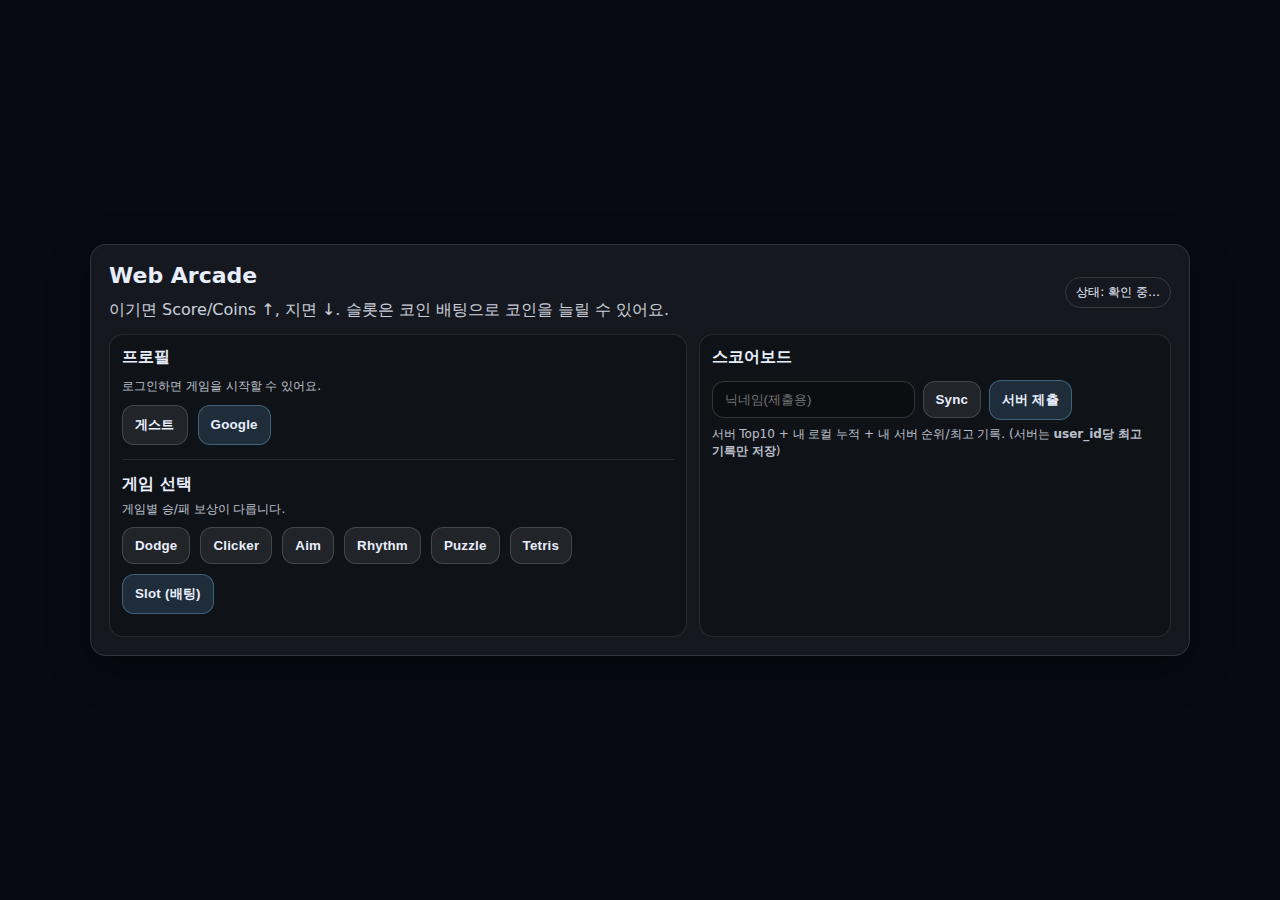
<file: index.html>
<!doctype html>
<html lang="ko">
<head>
  <meta charset="utf-8" />
  <meta name="viewport" content="width=device-width,initial-scale=1" />
  <title>Web Arcade</title>
  <link rel="icon" href="data:," />

  <style>
    :root { color-scheme: dark; }
    * { box-sizing: border-box; }
    body { margin:0; font-family: system-ui, -apple-system, Segoe UI, Roboto, sans-serif; background:#070a12; color:#e9eefc; }
    .wrap { min-height:100vh; display:flex; align-items:center; justify-content:center; padding:24px; }
    .card {
      width:min(1100px, 100%);
      background:rgba(255,255,255,0.06);
      border:1px solid rgba(255,255,255,0.12);
      border-radius:16px;
      padding:18px;
      box-shadow:0 12px 40px rgba(0,0,0,0.35);
    }
    .hrow { display:flex; gap:12px; flex-wrap:wrap; align-items:center; justify-content:space-between; }
    h1 { margin:0 0 10px; font-size:22px; }
    h2 { margin:0; font-size:16px; }
    p { margin:0; opacity:.85; line-height:1.5; }

    .grid { display:grid; grid-template-columns: 1.1fr 0.9fr; gap:12px; margin-top:12px; }
    @media (max-width: 980px) { .grid { grid-template-columns: 1fr; } }

    .panel {
      background: rgba(0,0,0,0.25);
      border:1px solid rgba(255,255,255,0.10);
      border-radius:14px;
      padding:12px;
    }

    .btn {
      border:1px solid rgba(255,255,255,0.16);
      background: rgba(255,255,255,0.08);
      color:#e9eefc;
      padding:10px 12px;
      border-radius:12px;
      cursor:pointer;
      font-weight:900;
      letter-spacing: .2px;
    }
    .btn:hover { background: rgba(255,255,255,0.12); }
    .btn.primary { background: rgba(120,200,255,0.15); border-color: rgba(120,200,255,0.35); }
    .btn.danger  { background: rgba(255,120,120,0.14); border-color: rgba(255,120,120,0.35); }
    .btn.tiny { padding:6px 10px; border-radius:10px; font-weight:900; }

    input {
      border:1px solid rgba(255,255,255,0.16);
      background: rgba(0,0,0,0.25);
      color:#e9eefc;
      padding:10px 12px;
      border-radius:12px;
      outline:none;
    }

    .msg { font-size:13px; white-space:pre-wrap; opacity:.95; margin-top:10px; }
    .msg.err { color:#ff8a8a; }
    .msg.ok { color:#8dffb3; }
    .small { font-size:12px; opacity:.78; line-height:1.4; margin-top:6px; }
    .badge { font-size:12px; padding:6px 10px; border-radius:999px; border:1px solid rgba(255,255,255,0.14); display:inline-flex; align-items:center; gap:8px; }
    code { background: rgba(255,255,255,0.08); padding: 2px 6px; border-radius: 8px; }

    table { width:100%; border-collapse:collapse; font-size:13px; margin-top:10px; }
    th, td { padding:8px 8px; border-bottom:1px solid rgba(255,255,255,0.10); text-align:left; vertical-align:middle; }
    th { opacity:.85; font-weight:900; }

    tr.top1 { background: rgba(255, 80, 80, 0.18); }   /* 1등 빨강 */
    tr.top2 { background: rgba(255, 230, 80, 0.14); }  /* 2등 노랑 */
    tr.top3 { background: rgba(110, 255, 170, 0.14); } /* 3등 초록 */

    .rankpill {
      display:inline-block;
      min-width: 44px;
      text-align:center;
      font-weight:900;
      border-radius: 999px;
      padding: 2px 10px;
      border:1px solid rgba(255,255,255,0.18);
      background: rgba(0,0,0,0.18);
    }

    /* ===== Pretty Rank Badge ===== */
    .tier {
      display:inline-flex;
      align-items:center;
      gap:8px;
      font-weight:950;
      border-radius:999px;
      padding:6px 12px;
      border:1px solid rgba(255,255,255,0.14);
      background: rgba(0,0,0,0.18);
      white-space:nowrap;
    }
    .tier .ic { font-size:14px; filter: drop-shadow(0 2px 8px rgba(0,0,0,0.25)); }
    .tier-rookie   { background: linear-gradient(180deg, rgba(180,190,210,0.16), rgba(80,90,110,0.08)); border-color: rgba(200,210,230,0.18); }
    .tier-bronze   { background: linear-gradient(180deg, rgba(205,127,50,0.22), rgba(205,127,50,0.07)); border-color: rgba(205,127,50,0.25); }
    .tier-silver   { background: linear-gradient(180deg, rgba(205,220,235,0.22), rgba(150,170,190,0.08)); border-color: rgba(220,235,255,0.20); }
    .tier-gold     { background: linear-gradient(180deg, rgba(255,215,0,0.20), rgba(255,215,0,0.06)); border-color: rgba(255,215,0,0.22); }
    .tier-platinum { background: linear-gradient(180deg, rgba(150,255,240,0.18), rgba(120,200,255,0.08)); border-color: rgba(150,255,240,0.20); }
    .tier-diamond  { background: linear-gradient(180deg, rgba(160,170,255,0.18), rgba(200,120,255,0.08)); border-color: rgba(180,160,255,0.20); }
    .tier-legend   { background: linear-gradient(180deg, rgba(255,120,160,0.18), rgba(255,230,120,0.08)); border-color: rgba(255,200,160,0.22); }
  </style>
</head>

<body>
  <div class="wrap">
    <div class="card">
      <div class="hrow">
        <div>
          <h1>Web Arcade</h1>
          <p>이기면 Score/Coins ↑, 지면 ↓. 슬롯은 코인 배팅으로 코인을 늘릴 수 있어요.</p>
        </div>
        <div class="badge" id="authBadge">상태: 확인 중…</div>
      </div>

      <div class="grid">
        <!-- LEFT -->
        <div class="panel">
          <h2>프로필</h2>
          <div id="profileBox" style="margin-top:10px;"></div>

          <div id="loginBox" style="margin-top:10px;">
            <div class="small">로그인하면 게임을 시작할 수 있어요.</div>
            <div style="display:flex; gap:10px; flex-wrap:wrap; margin-top:10px;">
              <button class="btn" id="guestBtn">게스트</button>
              <button class="btn primary" id="googleBtn">Google</button>
            </div>
            <div class="msg" id="msg"></div>
          </div>

          <hr style="border:0;border-top:1px solid rgba(255,255,255,0.10); margin:14px 0;">

          <h2>게임 선택</h2>
          <div class="small">게임별 승/패 보상이 다릅니다.</div>

          <div style="display:flex; gap:10px; flex-wrap:wrap; margin-top:10px;">
            <button class="btn" data-game="dodge">Dodge</button>
            <button class="btn" data-game="clicker">Clicker</button>
            <button class="btn" data-game="aim">Aim</button>
            <button class="btn" data-game="rhythm">Rhythm</button>
            <button class="btn" data-game="puzzle">Puzzle</button>
            <button class="btn" data-game="tetris">Tetris</button>
            <button class="btn primary" data-game="slot">Slot (배팅)</button>
          </div>

          <div class="small" id="rewardHint" style="margin-top:10px;"></div>
        </div>

        <!-- RIGHT -->
        <div class="panel">
          <div class="hrow">
            <h2>스코어보드</h2>
            <div style="display:flex; gap:8px; flex-wrap:wrap; align-items:center;">
              <input id="nameInput" placeholder="닉네임(제출용)" maxlength="12" />
              <button class="btn" id="syncBtn">Sync</button>
              <button class="btn primary" id="submitBtn">서버 제출</button>
            </div>
          </div>

          <div class="small">
            서버 Top10 + 내 로컬 누적 + 내 서버 순위/최고 기록.
            (서버는 <b>user_id당 최고 기록만 저장</b>)
          </div>

          <div class="msg" id="rankMsg"></div>
          <div id="board"></div>
        </div>
      </div>
    </div>
  </div>

  <script type="module">
    import { createClient } from "https://esm.sh/@supabase/supabase-js@2";

    // === 너 프로젝트 값 ===
    const SUPABASE_URL = "https://jwkjsmlicirmuujsmdfi.supabase.co";
    const SUPABASE_ANON_KEY = "sb_publishable_YfPtLavytOMWG5gHr7pEDg_Dy3j8Wld";

    // ✅ 함수 이름이 bright-handler 라서 URL도 bright-handler
    const FUNCTION_URL = `${SUPABASE_URL}/functions/v1/bright-handler`;

    const supabase = createClient(SUPABASE_URL, SUPABASE_ANON_KEY, {
      auth: {
        persistSession: true,
        autoRefreshToken: true,
        detectSessionInUrl: true,
        storage: localStorage,
      }
    });

    // ===== Local state =====
    const LS_SCORE = "arcade_total_score_v3";
    const LS_COINS = "arcade_total_coins_v3";
    const LS_NAME  = "arcade_name_v3";
    function getScore(){ return Number(localStorage.getItem(LS_SCORE)||"0")||0; }
    function getCoins(){ return Number(localStorage.getItem(LS_COINS)||"200")||200; }
    function setScore(v){ localStorage.setItem(LS_SCORE, String(Math.max(0, Math.trunc(v)))); }
    function setCoins(v){ localStorage.setItem(LS_COINS, String(Math.max(0, Math.trunc(v)))); }

    // ===== Pretty Rank =====
    function rankInfo(score){
      if(score >= 5000) return { key:"legend",   name:"LEGEND",   icon:"👑" };
      if(score >= 2500) return { key:"diamond",  name:"DIAMOND",  icon:"💎" };
      if(score >= 1200) return { key:"platinum", name:"PLATINUM", icon:"⚡" };
      if(score >= 600)  return { key:"gold",     name:"GOLD",     icon:"🏅" };
      if(score >= 250)  return { key:"silver",   name:"SILVER",   icon:"🛡️" };
      if(score >= 80)   return { key:"bronze",   name:"BRONZE",   icon:"🔥" };
      return             { key:"rookie",   name:"ROOKIE",   icon:"🌱" };
    }
    function tierBadge(score){
      const r = rankInfo(score);
      return `<span class="tier tier-${r.key}"><span class="ic">${r.icon}</span>${r.name}</span>`;
    }

    // ===== UI refs =====
    const authBadge = document.getElementById("authBadge");
    const profileBox = document.getElementById("profileBox");
    const loginBox = document.getElementById("loginBox");
    const msgEl = document.getElementById("msg");

    const rankMsg = document.getElementById("rankMsg");
    const boardEl = document.getElementById("board");
    const nameInput = document.getElementById("nameInput");
    const rewardHint = document.getElementById("rewardHint");

    function esc(s){ return String(s).replace(/[&<>"']/g, m => ({ "&":"&amp;","<":"&lt;",">":"&gt;",'"':"&quot;","'":"&#039;" }[m])); }
    function setMsg(el, t, ok=false){ el.className="msg "+(ok?"ok":"err"); el.textContent=t||""; }

    // ===== Game rewards =====
    const GAME_RULES = {
      dodge:  { winS: 40, loseS: -15, winC: 10, loseC: -5,  desc: "10초 생존" },
      clicker:{ winS: 30, loseS: -10, winC: 5,  loseC: -3,  desc: "클릭 목표" },
      aim:    { winS: 35, loseS: -12, winC: 8,  loseC: -4,  desc: "타겟 클릭" },
      rhythm: { winS: 55, loseS: -20, winC: 12, loseC: -6,  desc: "Space 타이밍" },
      puzzle: { winS: 60, loseS: -25, winC: 15, loseC: -8,  desc: "퍼즐 완성" },
      tetris: { winS: 70, loseS: -30, winC: 18, loseC: -10, desc: "라인 3개" },
      slot:   { winS: 10, loseS: -5,  winC: 0,  loseC: 0,   desc: "코인 배팅 슬롯" },
    };
    rewardHint.innerHTML = Object.entries(GAME_RULES).map(([k,v]) =>
      `<b>${k}</b>: WIN(S ${v.winS>=0?"+":""}${v.winS}, C ${v.winC>=0?"+":""}${v.winC}) / LOSE(S ${v.loseS}, C ${v.loseC}) - ${esc(v.desc)}`
    ).join("<br/>");

    // ===== Profile =====
    let currentSession = null;

    function avatarUrl(s){
      const md=s?.user?.user_metadata||{};
      return md.avatar_url || md.picture || null;
    }
    function displayName(s){
      const md=s?.user?.user_metadata||{};
      return md.full_name || md.name || md.email || "Guest";
    }
    function providerName(s){
      return s?.user?.app_metadata?.provider || (s?.user?.is_anonymous ? "anonymous" : "unknown");
    }

    function renderProfile(s){
      if(!s){
        authBadge.textContent = "상태: 로그인 안 됨";
        profileBox.innerHTML = `<div class="small">로그인하면 프로필이 표시돼요.</div>`;
        loginBox.style.display = "block";
        return;
      }
      loginBox.style.display = "none";
      authBadge.textContent = `상태: 로그인됨 (${providerName(s)})`;

      const av=avatarUrl(s), dn=displayName(s), uid=s.user.id;
      const score=getScore(), coins=getCoins();
      const nick=(nameInput.value||"").trim().slice(0,12)||"Player";

      profileBox.innerHTML = `
        <div style="display:flex; gap:12px; align-items:center;">
          <div style="width:52px;height:52px;border-radius:14px;border:1px solid rgba(255,255,255,0.14);background:rgba(255,255,255,0.06);overflow:hidden;display:flex;align-items:center;justify-content:center;">
            ${av ? `<img src="${esc(av)}" style="width:100%;height:100%;object-fit:cover;">`
                 : `<div style="font-weight:950;opacity:.9;">${esc((dn||"U")[0]||"U")}</div>`}
          </div>
          <div style="min-width:0;">
            <div style="font-weight:950;font-size:15px;overflow:hidden;text-overflow:ellipsis;white-space:nowrap;">
              ${esc(dn)} ${tierBadge(score)}
            </div>
            <div class="small" style="margin-top:2px;">user_id: <code>${esc(uid.slice(0,8))}</code>…</div>
          </div>
        </div>

        <div style="display:flex; gap:10px; flex-wrap:wrap; margin-top:10px;">
          <span class="badge">로컬 Score: <b>${score}</b></span>
          <span class="badge">로컬 Coins: <b>${coins}</b></span>
          <span class="badge">닉네임: <b>${esc(nick)}</b></span>
        </div>

        <div style="display:flex; gap:10px; flex-wrap:wrap; margin-top:10px;">
          <button class="btn danger" id="logoutBtn">로그아웃</button>
        </div>
      `;

      document.getElementById("logoutBtn").onclick = async ()=>{
        await supabase.auth.signOut();
        currentSession=null;
        renderProfile(null);
        renderBoard();
        setMsg(msgEl,"로그아웃됨",true);
      };
    }

    // ===== Auth buttons =====
    guestBtn.onclick = async ()=>{
      setMsg(msgEl,"");
      const { error } = await supabase.auth.signInAnonymously();
      if(error){
        return setMsg(msgEl,
          "게스트 로그인 실패(422면 설정 문제일 확률 큼):\n" +
          error.message +
          "\n\n✅ Supabase Dashboard > Authentication\n- Providers: Anonymous Enabled\n- Settings: Allow signups ON\n- Captcha/Bot protection OFF(또는 토큰 구현)\n확인해줘.",
          false
        );
      }
      const { data } = await supabase.auth.getSession();
      currentSession=data.session;
      renderProfile(currentSession);
      setMsg(msgEl,"게스트 로그인 성공!",true);
    };

    googleBtn.onclick = async ()=>{
      setMsg(msgEl,"");
      const redirectTo = `${location.origin}/index.html`;
      const { error } = await supabase.auth.signInWithOAuth({ provider:"google", options:{ redirectTo } });
      if(error) setMsg(msgEl,"Google 로그인 시작 실패:\n"+error.message,false);
    };

    supabase.auth.onAuthStateChange((_, session)=>{
      currentSession=session;
      renderProfile(currentSession);
    });

    // ===== Game entry =====
    document.querySelectorAll("[data-game]").forEach(btn=>{
      btn.addEventListener("click", async ()=>{
        const { data } = await supabase.auth.getSession();
        if(!data?.session){
          setMsg(msgEl,"먼저 로그인해줘.",false);
          return;
        }
        const g = btn.getAttribute("data-game");
        location.href = `/game.html?g=${encodeURIComponent(g)}`;
      });
    });

    // ===== Edge Function helper =====
    async function callFn(body){
      const { data } = await supabase.auth.getSession();
      const token = data?.session?.access_token;
      if(!token) throw new Error("No auth session");

      const res = await fetch(FUNCTION_URL,{
        method:"POST",
        headers:{ "Content-Type":"application/json", "Authorization":"Bearer "+token },
        body: JSON.stringify(body)
      });

      const j = await res.json().catch(()=> ({}));
      if(!res.ok || j.ok===false) throw new Error(j.error||j.message||("HTTP "+res.status));
      return j;
    }

    // ===== Scoreboard sorting =====
    let sortBy = "score"; // rank|score|coins|time
    let sortDir = "desc";

    let serverTop=[], serverMe=null, serverRank=null;

    function renderBoard(){
      const localScore=getScore(), localCoins=getCoins();
      const localName=(nameInput.value||"").trim().slice(0,12)||"Player";

      const rows = (serverTop||[]).map((r,i)=>({
        rank:i+1,
        name:r.name,
        score:r.best_score,
        coins:r.best_coins,
        time:r.updated_at ? new Date(r.updated_at).toLocaleString() : ""
      }));

      const head = `
      <thead>
        <tr>
          <th><button class="btn tiny" data-sort="rank">Rank ${sortBy==="rank" ? (sortDir==="asc"?"↑":"↓") : ""}</button></th>
          <th>Name</th>
          <th><button class="btn tiny" data-sort="score">Score ${sortBy==="score" ? (sortDir==="asc"?"↑":"↓") : ""}</button></th>
          <th><button class="btn tiny" data-sort="coins">Coins ${sortBy==="coins" ? (sortDir==="asc"?"↑":"↓") : ""}</button></th>
          <th><button class="btn tiny" data-sort="time">Time ${sortBy==="time" ? (sortDir==="asc"?"↑":"↓") : ""}</button></th>
        </tr>
      </thead>`;

      const myServerRow = serverMe ? `
        <tr><td colspan="5" style="opacity:.55;">— 내 서버 순위 —</td></tr>
        <tr style="outline:1px solid rgba(120,200,255,0.35);">
          <td><span class="rankpill">#${serverRank ?? "-"}</span></td>
          <td>${esc(serverMe.name)} <span class="badge">ME</span> ${tierBadge(serverMe.best_score)}</td>
          <td>${serverMe.best_score}</td>
          <td>${serverMe.best_coins}</td>
          <td>${esc(new Date(serverMe.updated_at).toLocaleString())}</td>
        </tr>` : "";

      boardEl.innerHTML = `
        <table>
          ${head}
          <tbody>
            ${rows.map(r=>{
              const cls = r.rank===1?"top1":r.rank===2?"top2":r.rank===3?"top3":"";
              return `<tr class="${cls}">
                <td><span class="rankpill">#${r.rank}</span></td>
                <td>${esc(r.name)} ${tierBadge(r.score)}</td>
                <td>${r.score}</td>
                <td>${r.coins}</td>
                <td>${esc(r.time)}</td>
              </tr>`;
            }).join("")}

            ${myServerRow}

            <tr><td colspan="5" style="opacity:.55;">— 내 로컬 누적 —</td></tr>
            <tr>
              <td><span class="rankpill">ME</span></td>
              <td>${esc(localName)} (local) ${tierBadge(localScore)}</td>
              <td>${localScore}</td>
              <td>${localCoins}</td>
              <td>-</td>
            </tr>
          </tbody>
        </table>
      `;

      boardEl.querySelectorAll("[data-sort]").forEach(b=>{
        b.onclick = async ()=>{
          const k = b.getAttribute("data-sort");
          if (sortBy === k) sortDir = (sortDir === "asc" ? "desc" : "asc");
          else { sortBy = k; sortDir = "desc"; }
          await syncAll();
        };
      });
    }

    async function syncAll(){
      setMsg(rankMsg,"서버 데이터 불러오는 중...");
      try{
        const top = await callFn({ action:"top", limit:10, sortBy, sortDir });
        serverTop = top.data || [];
        const me = await callFn({ action:"me" });
        serverMe = me.me || null;
        serverRank = me.rank || null;

        setMsg(rankMsg,`서버 동기화 완료 (정렬: ${sortBy.toUpperCase()} ${sortDir.toUpperCase()})`,true);
        renderBoard();
      }catch(e){
        setMsg(rankMsg,"Sync 실패: "+(e?.message||e),false);
      }
    }

    async function submitBest(){
      setMsg(rankMsg,"서버에 제출 중(최고 기록만 저장)...");
      try{
        const { data } = await supabase.auth.getSession();
        if(!data?.session) return setMsg(rankMsg,"먼저 로그인해줘.",false);

        const name=(nameInput.value||"").trim().slice(0,12)||"Player";
        await callFn({ action:"submit", name, score:getScore(), coins:getCoins() });

        setMsg(rankMsg,"제출 완료. Sync 중...",true);
        await syncAll();
      }catch(e){
        setMsg(rankMsg,"제출 실패: "+(e?.message||e),false);
      }
    }

    document.getElementById("syncBtn").onclick = syncAll;
    document.getElementById("submitBtn").onclick = submitBest;

    // ===== Receive game result =====
    const u = new URL(location.href);
    const result = u.searchParams.get("result");
    const gameFrom = u.searchParams.get("g") || "";
    const ds = Number(u.searchParams.get("ds")||"0");
    const dc = Number(u.searchParams.get("dc")||"0");

    if(result==="win"||result==="lose"){
      setScore(getScore()+ds);
      setCoins(getCoins()+dc);
      setMsg(msgEl,
        `게임: ${gameFrom}\n결과: ${result.toUpperCase()}\nScore 변화: ${ds>=0?"+":""}${ds}\nCoins 변화: ${dc>=0?"+":""}${dc}\n누적 Score=${getScore()} / Coins=${getCoins()}`,
        true
      );
      ["result","g","ds","dc"].forEach(k=>u.searchParams.delete(k));
      history.replaceState({}, "", u.pathname + (u.searchParams.toString()?("?"+u.searchParams.toString()):""));
    }

    // nickname local
    const savedName = localStorage.getItem(LS_NAME);
    if(savedName) nameInput.value = savedName;
    nameInput.addEventListener("input", ()=>{
      localStorage.setItem(LS_NAME, (nameInput.value||"").trim().slice(0,12));
      renderProfile(currentSession);
      renderBoard();
    });

    // init
    const init = await supabase.auth.getSession();
    currentSession = init.data?.session || null;
    renderProfile(currentSession);
    renderBoard();
  </script>
</body>
</html>
</file>
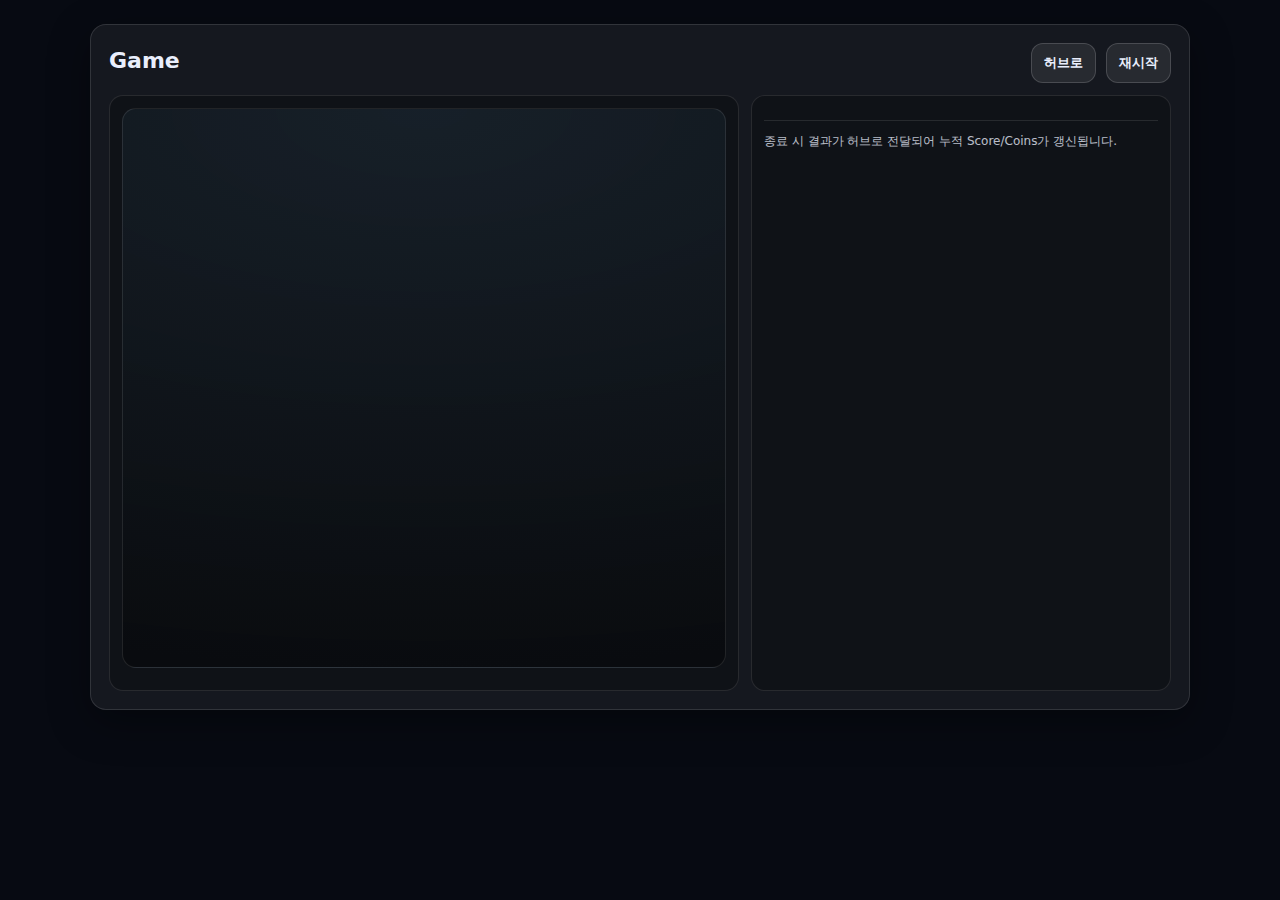
<file: game.html>
<!doctype html>
<html lang="ko">
<head>
  <meta charset="utf-8" />
  <meta name="viewport" content="width=device-width,initial-scale=1" />
  <title>Web Arcade - Game</title>
  <link rel="icon" href="data:," />
  <style>
    :root { color-scheme: dark; }
    * { box-sizing: border-box; }
    body { margin:0; font-family: system-ui, -apple-system, Segoe UI, Roboto, sans-serif; background:#070a12; color:#e9eefc; }
    .wrap { min-height:100vh; display:flex; align-items:flex-start; justify-content:center; padding:24px; }
    .card {
      width:min(1100px, 100%);
      background:rgba(255,255,255,0.06);
      border:1px solid rgba(255,255,255,0.12);
      border-radius:16px;
      padding:18px;
      box-shadow:0 12px 40px rgba(0,0,0,0.35);
    }
    .hrow { display:flex; gap:12px; flex-wrap:wrap; align-items:center; justify-content:space-between; }
    h1 { margin:0 0 6px; font-size:22px; }
    .small { font-size:12px; opacity:.78; line-height:1.4; margin-top:6px; }
    .panel {
      background: rgba(0,0,0,0.25);
      border:1px solid rgba(255,255,255,0.10);
      border-radius:14px;
      padding:12px;
    }
    .grid { display:grid; grid-template-columns: 1.2fr 0.8fr; gap:12px; margin-top:12px; }
    @media (max-width: 980px) { .grid { grid-template-columns: 1fr; } }

    .btn {
      border:1px solid rgba(255,255,255,0.16);
      background: rgba(255,255,255,0.08);
      color:#e9eefc;
      padding:10px 12px;
      border-radius:12px;
      cursor:pointer;
      font-weight:900;
    }
    .btn:hover { background: rgba(255,255,255,0.12); }
    .msg { font-size:13px; white-space:pre-wrap; opacity:.95; margin-top:10px; }
    .msg.err { color:#ff8a8a; }
    .msg.ok { color:#8dffb3; }

    .gamebox {
      height: 560px;
      border-radius:14px;
      border:1px solid rgba(255,255,255,0.10);
      background: radial-gradient(1200px 560px at 50% 0%, rgba(120,200,255,0.08), rgba(0,0,0,0.35));
      position: relative;
      overflow:hidden;
    }
    canvas { display:block; width:100%; height:100%; }
  </style>
</head>

<body>
  <div class="wrap">
    <div class="card">
      <div class="hrow">
        <div>
          <h1 id="title">Game</h1>
          <div class="small" id="desc"></div>
        </div>
        <div style="display:flex; gap:10px; flex-wrap:wrap;">
          <button class="btn" id="backBtn">허브로</button>
          <button class="btn" id="restartBtn">재시작</button>
        </div>
      </div>

      <div class="grid">
        <div class="panel">
          <div class="gamebox"><canvas id="c"></canvas></div>
          <div class="msg" id="msg"></div>
          <div class="small" id="hud"></div>
          <div class="small" id="extra"></div>
        </div>

        <div class="panel">
          <div class="small" id="help"></div>
          <hr style="border:0;border-top:1px solid rgba(255,255,255,0.10); margin:12px 0;">
          <div class="small">종료 시 결과가 허브로 전달되어 누적 Score/Coins가 갱신됩니다.</div>
        </div>
      </div>
    </div>
  </div>

  <script type="module">
    import { createClient } from "https://esm.sh/@supabase/supabase-js@2";

    const SUPABASE_URL = "https://jwkjsmlicirmuujsmdfi.supabase.co";
    const SUPABASE_ANON_KEY = "sb_publishable_YfPtLavytOMWG5gHr7pEDg_Dy3j8Wld";

    const supabase = createClient(SUPABASE_URL, SUPABASE_ANON_KEY, {
      auth: {
        persistSession: true,
        autoRefreshToken: true,
        detectSessionInUrl: true,
        storage: localStorage,
      }
    });

    const titleEl = document.getElementById("title");
    const descEl = document.getElementById("desc");
    const msgEl = document.getElementById("msg");
    const hudEl = document.getElementById("hud");
    const extraEl = document.getElementById("extra");
    const helpEl = document.getElementById("help");
    const canvas = document.getElementById("c");
    const ctx = canvas.getContext("2d");

    document.getElementById("backBtn").onclick = () => location.href = "/index.html";
    document.getElementById("restartBtn").onclick = () => start();

    function setMsg(t, ok=false){ msgEl.className="msg "+(ok?"ok":"err"); msgEl.textContent=t||""; }
    function rand(a,b){ return a + Math.random()*(b-a); }
    function clamp(v,a,b){ return Math.max(a, Math.min(b, v)); }
    function dist(x1,y1,x2,y2){ return Math.hypot(x1-x2, y1-y2); }

    // ✅ 로그인 세션 없으면 허브로
    async function requireSession(){
      let s = await supabase.auth.getSession();
      if(!s.data?.session){
        await new Promise(r=>setTimeout(r, 400));
        s = await supabase.auth.getSession();
      }
      if(!s.data?.session){
        location.href = "/index.html";
        throw new Error("No session");
      }
      return s.data.session;
    }
    await requireSession();

    const LS_COINS = "arcade_total_coins_v3";
    function getCoins(){ return Number(localStorage.getItem(LS_COINS)||"200")||200; }

    const qs = new URLSearchParams(location.search);
    const g = qs.get("g") || "dodge";

    const RULES = {
      dodge:  { winS: 40, loseS: -15, winC: 10, loseC: -5 },
      clicker:{ winS: 30, loseS: -10, winC: 5,  loseC: -3 },
      aim:    { winS: 35, loseS: -12, winC: 8,  loseC: -4 },
      rhythm: { winS: 55, loseS: -20, winC: 12, loseC: -6 },
      puzzle: { winS: 60, loseS: -25, winC: 15, loseC: -8 },
      tetris: { winS: 70, loseS: -30, winC: 18, loseC: -10 },
      slot:   { winS: 10, loseS: -5,  winC: 0,  loseC: 0 },
    };

    function end(result, ds, dc){
      cancelAnimationFrame(raf);
      setMsg(result==="win" ? "WIN! 허브로 돌아갑니다." : "LOSE! 허브로 돌아갑니다.", result==="win");
      setTimeout(()=>{
        location.href = `/index.html?result=${result}&g=${encodeURIComponent(g)}&ds=${encodeURIComponent(ds)}&dc=${encodeURIComponent(dc)}`;
      }, 650);
    }

    function resize(){
      const rect = canvas.getBoundingClientRect();
      const dpr = Math.max(1, Math.min(2, window.devicePixelRatio||1));
      canvas.width = Math.floor(rect.width * dpr);
      canvas.height = Math.floor(rect.height * dpr);
      ctx.setTransform(dpr,0,0,dpr,0,0);
    }
    addEventListener("resize", resize);

    const key = { left:false,right:false,up:false,down:false, space:false };
    addEventListener("keydown", (e)=>{
      if (e.code==="ArrowLeft"||e.code==="KeyA") key.left=true;
      if (e.code==="ArrowRight"||e.code==="KeyD") key.right=true;
      if (e.code==="ArrowUp"||e.code==="KeyW") key.up=true;
      if (e.code==="ArrowDown"||e.code==="KeyS") key.down=true;
      if (e.code==="Space") key.space=true;
    });
    addEventListener("keyup", (e)=>{
      if (e.code==="ArrowLeft"||e.code==="KeyA") key.left=false;
      if (e.code==="ArrowRight"||e.code==="KeyD") key.right=false;
      if (e.code==="ArrowUp"||e.code==="KeyW") key.up=false;
      if (e.code==="ArrowDown"||e.code==="KeyS") key.down=false;
      if (e.code==="Space") key.space=false;
    });

    let lastClick = { x:0, y:0, hit:false };
    canvas.addEventListener("click", (ev)=>{
      const rect = canvas.getBoundingClientRect();
      lastClick = { x: ev.clientX-rect.left, y: ev.clientY-rect.top, hit:true };
    });

    let state = null;
    let raf = 0;
    let last = 0;

    function loop(now){
      const dt = Math.min(0.033, (now-last)/1000);
      last = now;
      const rect = canvas.getBoundingClientRect();
      const w = rect.width, h = rect.height;

      const result = state.step(dt, w, h);
      state.draw(w, h);

      if(result){
        if(g === "slot"){
          return end(result.result, result.ds, result.dc);
        }else{
          const r = RULES[g] || RULES.dodge;
          const ds = (result === "win") ? r.winS : r.loseS;
          const dc = (result === "win") ? r.winC : r.loseC;
          return end(result, ds, dc);
        }
      }
      raf = requestAnimationFrame(loop);
    }

    function makeDodge(){
      titleEl.textContent = "Dodge";
      descEl.textContent = "10초 생존하면 WIN. WASD/방향키 이동.";
      helpEl.innerHTML = "장애물을 피하면서 10초 버티세요.";
      return {
        t:0, duration:10,
        p:{ x:0, y:0, r:14 },
        balls:[],
        step(dt,w,h){
          this.t += dt;
          const p=this.p;
          if(this.t===dt){ p.x=w*0.5; p.y=h*0.78; }
          const spd=260;
          const dx=(key.left?-1:0)+(key.right?1:0);
          const dy=(key.up?-1:0)+(key.down?1:0);
          p.x = clamp(p.x+dx*spd*dt, p.r, w-p.r);
          p.y = clamp(p.y+dy*spd*dt, p.r, h-p.r);

          if(Math.random()<2.2*dt) this.balls.push({ x:rand(20,w-20), y:-20, r:rand(10,18), vy:rand(140,260) });
          for(const b of this.balls) b.y += b.vy*dt;
          this.balls = this.balls.filter(b=> b.y < h+30);
          for(const b of this.balls) if(dist(b.x,b.y,p.x,p.y) < b.r+p.r) return "lose";
          if(this.t>=this.duration) return "win";
          hudEl.textContent = `남은 시간 ${(this.duration-this.t).toFixed(1)}s`;
          extraEl.textContent = "";
          return null;
        },
        draw(w,h){
          ctx.fillStyle="#091022"; ctx.fillRect(0,0,w,h);
          ctx.fillStyle="rgba(120,200,255,0.95)";
          ctx.beginPath(); ctx.arc(this.p.x,this.p.y,this.p.r,0,Math.PI*2); ctx.fill();
          ctx.fillStyle="rgba(255,120,180,0.92)";
          for(const b of this.balls){ ctx.beginPath(); ctx.arc(b.x,b.y,b.r,0,Math.PI*2); ctx.fill(); }
        }
      };
    }

    function makeClicker(){
      titleEl.textContent="Clicker";
      descEl.textContent="8초 안에 25번 클릭하면 WIN.";
      helpEl.innerHTML="캔버스를 빠르게 클릭하세요.";
      return {
        t:0, duration:8, goal:25, clicks:0,
        step(dt){
          this.t += dt;
          if(lastClick.hit){ this.clicks++; lastClick.hit=false; }
          hudEl.textContent = `Clicks ${this.clicks}/${this.goal} · 남은 ${(this.duration-this.t).toFixed(1)}s`;
          extraEl.textContent = "";
          if(this.clicks>=this.goal) return "win";
          if(this.t>=this.duration) return "lose";
          return null;
        },
        draw(w,h){
          ctx.fillStyle="#0a1126"; ctx.fillRect(0,0,w,h);
          const p = clamp(this.clicks/this.goal,0,1);
          ctx.fillStyle="rgba(120,200,255,0.22)"; ctx.fillRect(30,h*0.55,(w-60)*p,18);
          ctx.strokeStyle="rgba(255,255,255,0.18)"; ctx.strokeRect(30,h*0.55,w-60,18);
          ctx.fillStyle="rgba(233,238,252,0.95)"; ctx.font="20px system-ui";
          ctx.fillText(`Clicks: ${this.clicks}/${this.goal}`, 30, h*0.45);
        }
      };
    }

    function makeAim(){
      titleEl.textContent="Aim";
      descEl.textContent="10초 안에 8개 타겟 클릭하면 WIN.";
      helpEl.innerHTML="노란 타겟을 클릭하세요.";
      return {
        t:0, duration:10, goal:8, hits:0, target:null,
        spawn(w,h){ this.target = { x:rand(60,w-60), y:rand(70,h-70), r:rand(18,28) }; },
        step(dt,w,h){
          if(!this.target) this.spawn(w,h);
          this.t += dt;
          if(lastClick.hit){
            const {x,y} = lastClick; lastClick.hit=false;
            if(dist(x,y,this.target.x,this.target.y) <= this.target.r){
              this.hits++;
              this.spawn(w,h);
            }
          }
          hudEl.textContent = `Hits ${this.hits}/${this.goal} · 남은 ${(this.duration-this.t).toFixed(1)}s`;
          extraEl.textContent = "";
          if(this.hits>=this.goal) return "win";
          if(this.t>=this.duration) return "lose";
          return null;
        },
        draw(w,h){
          ctx.fillStyle="#091022"; ctx.fillRect(0,0,w,h);
          ctx.fillStyle="rgba(255,230,80,0.22)";
          ctx.beginPath(); ctx.arc(this.target.x,this.target.y,this.target.r+10,0,Math.PI*2); ctx.fill();
          ctx.fillStyle="rgba(255,230,80,0.55)";
          ctx.beginPath(); ctx.arc(this.target.x,this.target.y,this.target.r,0,Math.PI*2); ctx.fill();
        }
      };
    }

    function makeRhythm(){
      titleEl.textContent="Rhythm";
      descEl.textContent="중앙에 올 때 Space! 6번 성공 WIN. 실수 3번 LOSE.";
      helpEl.innerHTML="바가 중앙 영역에 들어오면 Space를 누르세요.";
      return {
        t:0, duration:18, hits:0, miss:0, x:0, vx:420, cooldown:0, canRotate:true,
        step(dt,w){
          this.t += dt;
          this.cooldown = Math.max(0, this.cooldown - dt);
          this.x += this.vx*dt;
          if(this.x < 30){ this.x=30; this.vx=Math.abs(this.vx); }
          if(this.x > w-30){ this.x=w-30; this.vx=-Math.abs(this.vx); }
          const center = w*0.5;
          const okZone = Math.abs(this.x-center) < 35;

          if(key.space && this.cooldown<=0){
            this.cooldown = 0.25;
            key.space=false;
            if(okZone) this.hits++; else this.miss++;
          }
          hudEl.textContent = `Hits ${this.hits}/6 · Miss ${this.miss}/3 · 남은 ${(this.duration-this.t).toFixed(1)}s`;
          extraEl.textContent = "Space로 판정";
          if(this.hits>=6) return "win";
          if(this.miss>=3 || this.t>=this.duration) return "lose";
          return null;
        },
        draw(w,h){
          ctx.fillStyle="#0a1022"; ctx.fillRect(0,0,w,h);
          ctx.fillStyle="rgba(110,255,170,0.10)";
          ctx.fillRect(w*0.5-35, 80, 70, h-160);
          ctx.fillStyle="rgba(255,230,80,0.7)";
          ctx.fillRect(this.x-6, 90, 12, h-180);
          ctx.fillStyle="rgba(255,255,255,0.12)";
          ctx.fillRect(w*0.5-1, 70, 2, h-140);
        }
      };
    }

    function makePuzzle(){
      titleEl.textContent="Puzzle";
      descEl.textContent="4x4 슬라이딩 퍼즐. 제한시간 내 완성 WIN.";
      helpEl.innerHTML="빈칸 옆 타일을 클릭하면 이동합니다.";
      const N=4;
      function isSolved(arr){
        for(let i=0;i<N*N-1;i++) if(arr[i]!==i+1) return false;
        return arr[N*N-1]===0;
      }
      function shuffle(arr){
        for(let i=arr.length-1;i>0;i--){
          const j=Math.floor(Math.random()*(i+1));
          [arr[i],arr[j]]=[arr[j],arr[i]];
        }
      }
      return {
        t:0, duration:55, tiles:[],
        step(dt,w,h){
          this.t += dt;
          if(this.tiles.length===0){
            this.tiles = Array.from({length:N*N}, (_,i)=> (i===N*N-1?0:i+1));
            shuffle(this.tiles);
          }
          if(lastClick.hit){
            const {x,y} = lastClick; lastClick.hit=false;
            const size = Math.min(w,h) * 0.78;
            const ox = (w-size)/2, oy=(h-size)/2;
            const cell = size/N;
            const cx = Math.floor((x-ox)/cell);
            const cy = Math.floor((y-oy)/cell);
            if(cx>=0 && cx<N && cy>=0 && cy<N){
              const idx = cy*N+cx;
              const z = this.tiles.indexOf(0);
              const zx = z%N, zy = Math.floor(z/N);
              if(Math.abs(zx-cx)+Math.abs(zy-cy)===1){
                [this.tiles[idx], this.tiles[z]] = [this.tiles[z], this.tiles[idx]];
              }
            }
          }
          hudEl.textContent = `남은 ${(this.duration-this.t).toFixed(0)}s`;
          extraEl.textContent = "";
          if(isSolved(this.tiles)) return "win";
          if(this.t>=this.duration) return "lose";
          return null;
        },
        draw(w,h){
          ctx.fillStyle="#091022"; ctx.fillRect(0,0,w,h);
          const size = Math.min(w,h) * 0.78;
          const ox = (w-size)/2, oy=(h-size)/2;
          const cell = size/N;

          ctx.fillStyle="rgba(255,255,255,0.08)";
          ctx.fillRect(ox,oy,size,size);

          ctx.font = "20px system-ui";
          ctx.textAlign="center";
          ctx.textBaseline="middle";
          for(let i=0;i<N*N;i++){
            const v=this.tiles[i];
            const x=ox+(i%N)*cell, y=oy+Math.floor(i/N)*cell;
            ctx.strokeStyle="rgba(255,255,255,0.12)";
            ctx.strokeRect(x,y,cell,cell);
            if(v===0) continue;
            ctx.fillStyle="rgba(120,200,255,0.20)";
            ctx.fillRect(x+6,y+6,cell-12,cell-12);
            ctx.fillStyle="rgba(233,238,252,0.95)";
            ctx.fillText(String(v), x+cell/2, y+cell/2);
          }
          ctx.textAlign="left";
          ctx.textBaseline="alphabetic";
        }
      };
    }

    function makeTetris(){
      titleEl.textContent="Tetris (Mini)";
      descEl.textContent="라인 3개 지우면 WIN. (←→ 이동, ↓ 드랍, Space 회전)";
      helpEl.innerHTML="간단 테트리스. 라인 3개 클리어하면 승리.";
      const W=10, H=20;
      const shapes = [
        [[1,1,1,1]],
        [[1,1],[1,1]],
        [[0,1,0],[1,1,1]],
        [[1,0,0],[1,1,1]],
        [[0,0,1],[1,1,1]],
        [[0,1,1],[1,1,0]],
        [[1,1,0],[0,1,1]],
      ];
      function rot(m){
        const r=m.length, c=m[0].length;
        const out=Array.from({length:c},()=>Array(r).fill(0));
        for(let y=0;y<r;y++) for(let x=0;x<c;x++) out[x][r-1-y]=m[y][x];
        return out;
      }
      function collide(grid, piece, px, py){
        for(let y=0;y<piece.length;y++){
          for(let x=0;x<piece[0].length;x++){
            if(!piece[y][x]) continue;
            const gx=px+x, gy=py+y;
            if(gx<0 || gx>=W || gy>=H) return true;
            if(gy>=0 && grid[gy][gx]) return true;
          }
        }
        return false;
      }
      function merge(grid, piece, px, py){
        for(let y=0;y<piece.length;y++){
          for(let x=0;x<piece[0].length;x++){
            if(!piece[y][x]) continue;
            const gx=px+x, gy=py+y;
            if(gy>=0) grid[gy][gx]=1;
          }
        }
      }
      function clearLines(grid){
        let cleared=0;
        for(let y=H-1;y>=0;y--){
          if(grid[y].every(v=>v===1)){
            grid.splice(y,1);
            grid.unshift(Array(W).fill(0));
            cleared++;
            y++;
          }
        }
        return cleared;
      }

      return {
        t:0, duration:90,
        grid: Array.from({length:H},()=>Array(W).fill(0)),
        piece:null, px:3, py:-2,
        drop:0, speed:0.7,
        lines:0, dead:false, canRotate:true,
        spawn(){
          this.piece = shapes[Math.floor(Math.random()*shapes.length)].map(row=>row.slice());
          this.px = Math.floor(W/2)-1;
          this.py = -2;
          if(collide(this.grid,this.piece,this.px,this.py)) this.dead=true;
        },
        step(dt,w,h){
          this.t += dt;
          if(!this.piece) this.spawn();

          if(key.left){
            if(!collide(this.grid,this.piece,this.px-1,this.py)) this.px--;
            key.left=false;
          }
          if(key.right){
            if(!collide(this.grid,this.piece,this.px+1,this.py)) this.px++;
            key.right=false;
          }
          if(key.space && this.canRotate){
            this.canRotate=false;
            const p2 = rot(this.piece);
            if(!collide(this.grid,p2,this.px,this.py)) this.piece=p2;
            key.space=false;
          }
          if(!key.space) this.canRotate=true;

          const spd = key.down ? 0.08 : this.speed;
          this.drop += dt;
          if(this.drop >= spd){
            this.drop = 0;
            if(!collide(this.grid,this.piece,this.px,this.py+1)){
              this.py++;
            }else{
              merge(this.grid,this.piece,this.px,this.py);
              this.lines += clearLines(this.grid);
              this.piece=null;
              if(this.lines>=3) return "win";
            }
          }

          hudEl.textContent = `Lines ${this.lines}/3 · 남은 ${(this.duration-this.t).toFixed(0)}s`;
          extraEl.textContent = "←→ 이동, ↓ 드랍, Space 회전";
          if(this.dead || this.t>=this.duration) return "lose";
          return null;
        },
        draw(w,h){
          ctx.fillStyle="#07101f"; ctx.fillRect(0,0,w,h);
          const size = Math.min(w*0.45, h*0.85);
          const cell = Math.floor(size / H * 1.0);
          const bw = W*cell, bh = H*cell;
          const ox = Math.floor((w-bw)/2), oy = Math.floor((h-bh)/2);

          for(let y=0;y<H;y++){
            for(let x=0;x<W;x++){
              if(this.grid[y][x]){
                ctx.fillStyle="rgba(120,200,255,0.25)";
                ctx.fillRect(ox+x*cell+1, oy+y*cell+1, cell-2, cell-2);
              }else{
                ctx.strokeStyle="rgba(255,255,255,0.05)";
                ctx.strokeRect(ox+x*cell, oy+y*cell, cell, cell);
              }
            }
          }

          if(this.piece){
            ctx.fillStyle="rgba(255,230,80,0.35)";
            for(let y=0;y<this.piece.length;y++){
              for(let x=0;x<this.piece[0].length;x++){
                if(!this.piece[y][x]) continue;
                const gx=this.px+x, gy=this.py+y;
                if(gy<0) continue;
                ctx.fillRect(ox+gx*cell+1, oy+gy*cell+1, cell-2, cell-2);
              }
            }
          }
        }
      };
    }

    // ✅ SLOT (간격/버튼 클릭영역 고정)
    function makeSlot(){
      titleEl.textContent="Slot (Bet)";
      descEl.textContent="코인을 배팅해서 늘리세요. (Space 또는 SPIN 클릭)";
      helpEl.innerHTML="BET - / BET +로 배팅 조절 후 SPIN. 3개 일치면 대박!";
      const symbols = ["🍒","🍋","🔔","7","⭐"];
      let bet = 10;

      function payout(a,b,c){
        if(a===b && b===c){
          if(a==="7") return 12;
          if(a==="⭐") return 8;
          return 5;
        }
        if(a===b || b===c || a===c) return 2;
        return 0;
      }

      return {
        reels:["🍋","🔔","7"],
        step(dt,w,h){
          if(lastClick.hit){
            const {x,y} = lastClick; lastClick.hit=false;
            if(y > h-110){
              const third = w/3;
              if(x < third) bet = Math.max(1, bet-5);
              else if(x < third*2) bet = Math.min(200, bet+5);
              else return this.spin(bet);
            }
          }
          if(key.space){ key.space=false; return this.spin(bet); }

          hudEl.textContent = `보유 코인: ${getCoins()} · 배팅: ${bet}`;
          extraEl.textContent = "하단 버튼 클릭 또는 Space로 SPIN";
          return null;
        },
        spin(betAmount){
          const coins = getCoins();
          if(coins < betAmount){
            setMsg("코인이 부족합니다. 배팅을 줄이세요.", false);
            return null;
          }
          const a = symbols[Math.floor(Math.random()*symbols.length)];
          const b = symbols[Math.floor(Math.random()*symbols.length)];
          const c = symbols[Math.floor(Math.random()*symbols.length)];
          this.reels=[a,b,c];

          const mult = payout(a,b,c);
          const winCoins = betAmount * mult;
          const deltaCoins = -betAmount + winCoins;

          const result = (deltaCoins >= 0) ? "win" : "lose";
          const base = RULES.slot;
          const ds = result==="win" ? base.winS : base.loseS;
          const dc = deltaCoins;

          return { result, ds, dc };
        },
        draw(w,h){
          ctx.fillStyle="#0a1022"; ctx.fillRect(0,0,w,h);

          const boxW = w * 0.18;
          const gap  = w * 0.05;
          const totalW = boxW*3 + gap*2;
          const startX = (w - totalW)/2;
          const boxY = h*0.22;
          const boxH = h*0.28;

          ctx.fillStyle="rgba(255,255,255,0.08)";
          ctx.fillRect(startX-18, boxY-18, totalW+36, boxH+36);

          for(let i=0;i<3;i++){
            const x = startX + i*(boxW+gap);
            ctx.fillStyle="rgba(255,255,255,0.10)";
            ctx.fillRect(x, boxY, boxW, boxH);
            ctx.strokeStyle="rgba(255,255,255,0.14)";
            ctx.strokeRect(x, boxY, boxW, boxH);

            ctx.fillStyle="rgba(233,238,252,0.95)";
            ctx.font = `${Math.floor(boxH*0.55)}px system-ui`;
            ctx.textAlign = "center";
            ctx.textBaseline = "middle";
            ctx.fillText(String(this.reels[i]), x + boxW/2, boxY + boxH/2);
          }

          const barH = 110;
          const barY = h - barH;
          ctx.fillStyle="rgba(255,255,255,0.08)";
          ctx.fillRect(0, barY, w, barH);

          const third = w/3;
          const btnY = barY + 20;
          const btnH = barH - 40;
          const labels = ["BET -", "BET +", "SPIN"];

          for(let i=0;i<3;i++){
            const x = i*third + 16;
            const bw = third - 32;

            ctx.fillStyle="rgba(0,0,0,0.18)";
            ctx.fillRect(x, btnY, bw, btnH);
            ctx.strokeStyle="rgba(255,255,255,0.14)";
            ctx.strokeRect(x, btnY, bw, btnH);

            ctx.fillStyle="rgba(233,238,252,0.95)";
            ctx.font="18px system-ui";
            ctx.textAlign="center";
            ctx.textBaseline="middle";
            ctx.fillText(labels[i], x + bw/2, btnY + btnH/2);
          }

          ctx.textAlign = "left";
          ctx.textBaseline = "alphabetic";
        }
      };
    }

    function start(){
      cancelAnimationFrame(raf);
      resize();
      setMsg("게임 시작!", true);
      last = performance.now();

      if(g==="dodge") state = makeDodge();
      else if(g==="clicker") state = makeClicker();
      else if(g==="aim") state = makeAim();
      else if(g==="rhythm") state = makeRhythm();
      else if(g==="puzzle") state = makePuzzle();
      else if(g==="tetris") state = makeTetris();
      else state = makeSlot();

      loop(last);
    }

    start();
  </script>
</body>
</html>
</file>
